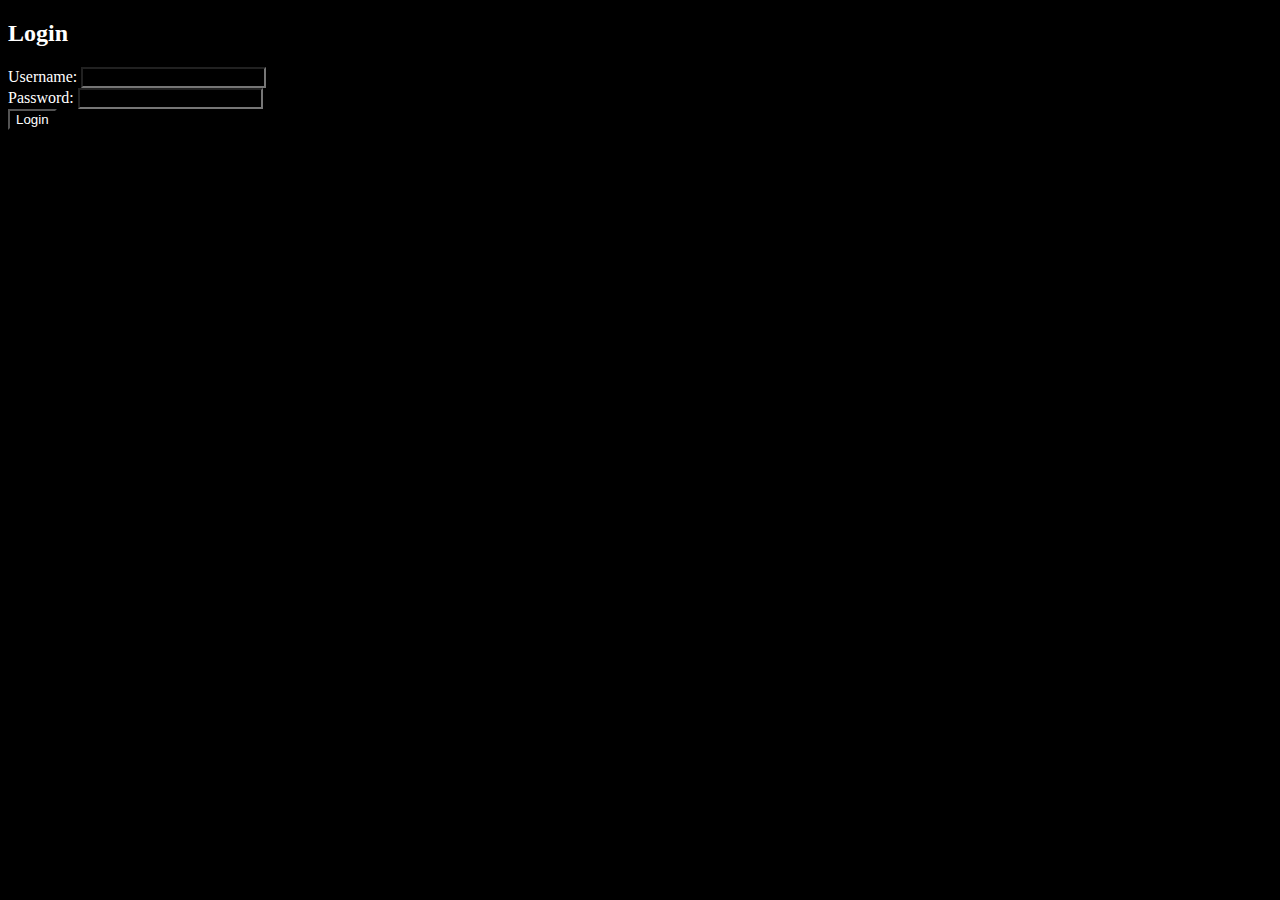
<file: public/index.html>
<!DOCTYPE html>
<html lang="en">

<head>
    <meta charset="UTF-8">
    <meta name="viewport" content="width=device-width, initial-scale=1.0">
    <title>Login</title>
    <link rel="stylesheet" href="styles.css">
</head>

<body>
    <h2>Login</h2>
    <form id="loginForm">
        <label for="username">Username:</label>
        <input type="text" id="username" name="username" required />
        <br>
        <label for="password">Password:</label>
        <input type="password" id="password" name="password" required />
        <br>
        <button type="button" id="press">Login</button>
    </form>
    <script src="app.js"></script>
</body>

</html>
</file>
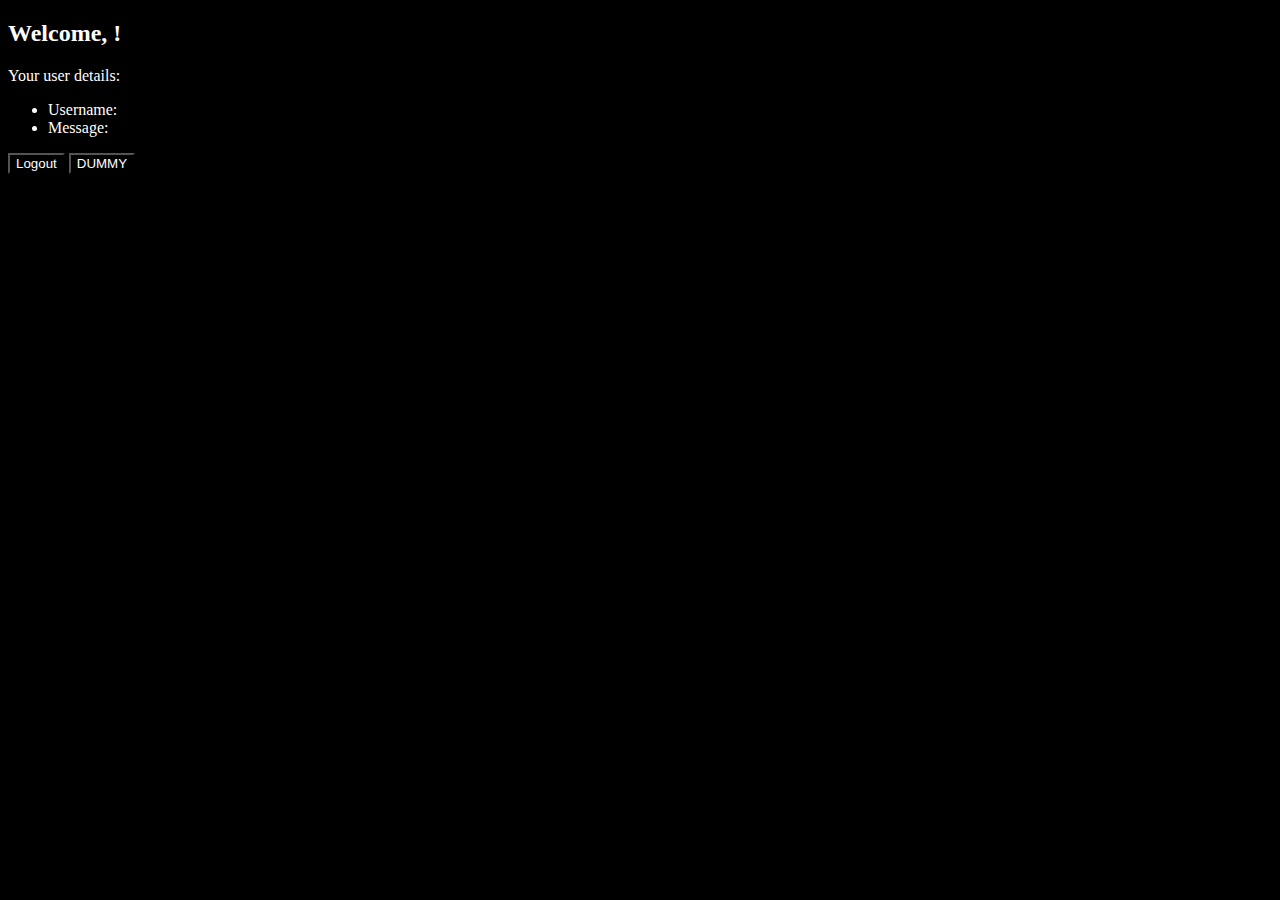
<file: public/landing.html>
<!DOCTYPE html>
<html lang="en">
<head>
    <meta charset="UTF-8">
    <meta name="viewport" content="width=device-width, initial-scale=1.0">
    <title>Landing</title>
    <link rel="stylesheet" href="styles.css">
</head>
<body>
    <h2>Welcome, <span id="username"></span>!</h2>
    <p>Your user details:</p>
    <ul>
        <li>Username: <span id="user-name"></span></li>
        <li>Message: <span id="message"></span></li>
    </ul>
    <button type="button" id="logout">Logout</button>
    <button type="button" id="dummy">DUMMY</button>
    <script src="app.js"></script>
</body>
</html>
</file>
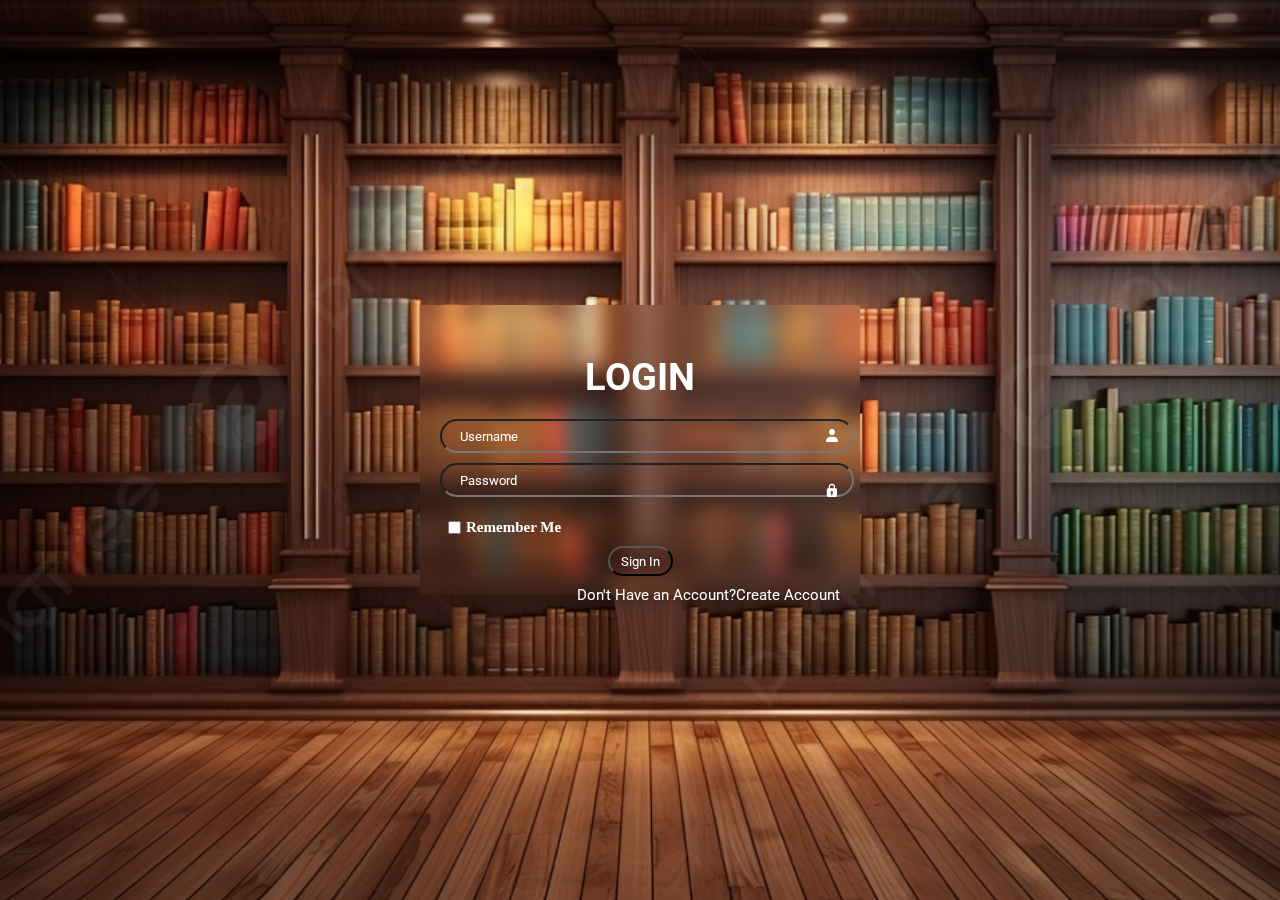
<file: public/login.html>
<!DOCTYPE html>
<html lang="en">
<head>
    <meta charset="UTF-8">
    <meta name="viewport" content="width=device-width, initial-scale=1.0">
    <title>Login</title>
    <link href='https://unpkg.com/boxicons@2.1.4/css/boxicons.min.css' rel='stylesheet'>
    <link rel="stylesheet" href="login.css">
    <script src="login.js"></script>  
    <style>
        @import url('https://fonts.googleapis.com/css2?family=Roboto:ital,wght@0,100;0,300;0,400;0,500;0,700;0,900;1,100;1,300;1,400;1,500;1,700;1,900&display=swap');
    </style>
</head>
<body>
    <div id="outer">
        <div id="Login">
            <h2>LOGIN</h2>
        </div>
        <div class="input">
            <div id="user" >
                <input type="text" id="userlogin" placeholder="Username" required >
                <i class='bx bxs-user' id="usericon"></i>
            </div>
            <div id="pass">
                <input type="password" id="userpass" placeholder="Password" required min="8">
                <i class='bx bxs-lock' id="lockicon"></i>
            </div>
        </div>

        <div id="checkbox">
            <input id="remember_me" type="checkbox" ><h4 onclick="enable()">Remember Me</h4>
        </div>

        <div id="Signin">
            <button id="login">Sign In</button>
        </div>

        <div id="New">
            <p>Don't Have an Account?</p>
            <a href="signup.html"> Create Account</a>
        </div>    
    </div>

</body>
</html>
</file>
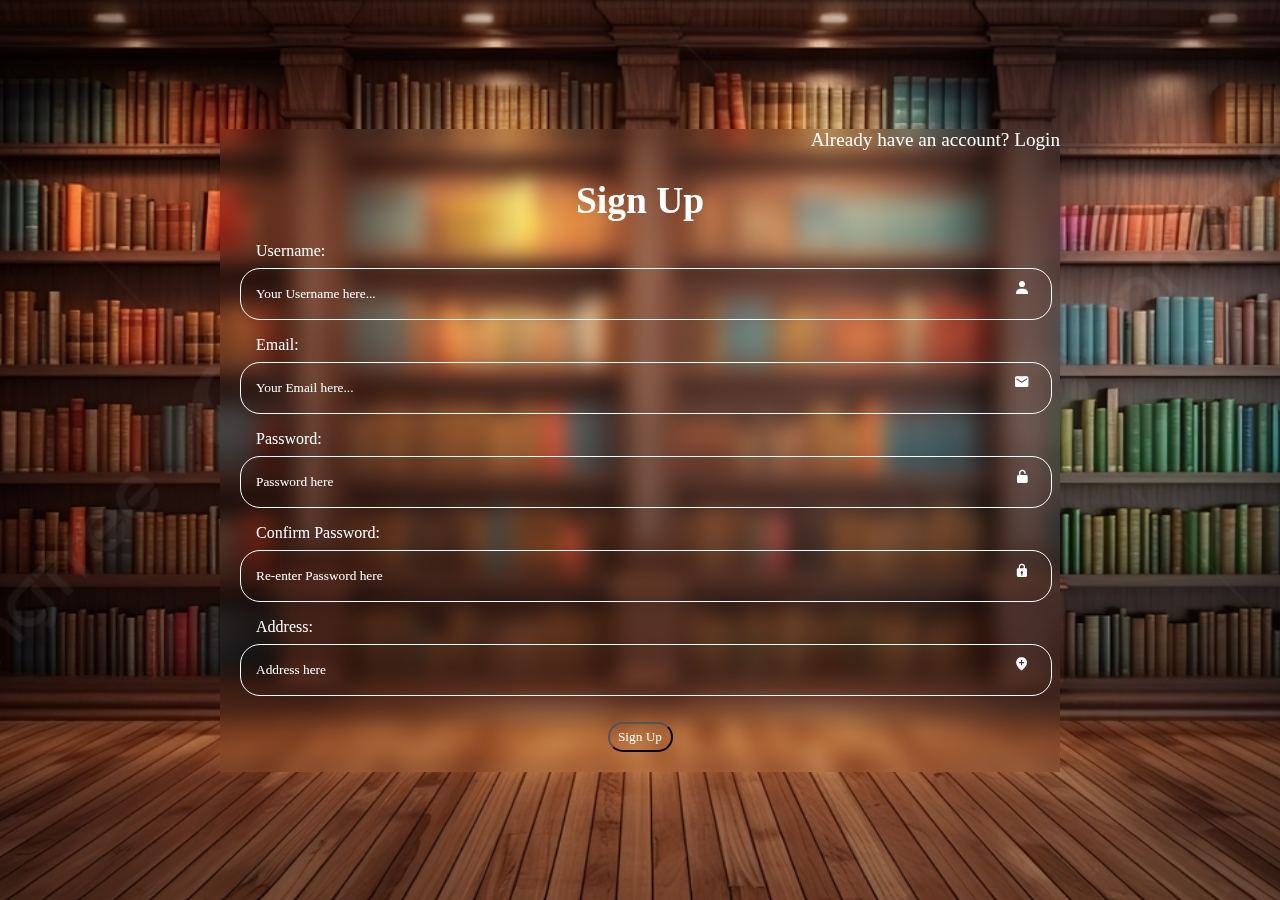
<file: public/signup.html>
<!DOCTYPE html>
<html lang="en">
<head>
    <meta charset="UTF-8">
    <meta name="viewport" content="width=device-width, initial-scale=1.0">
    <title>Sign Up</title>
    <link href='https://unpkg.com/boxicons@2.1.4/css/boxicons.min.css' rel='stylesheet'>
    <link rel="stylesheet" href="signup.css">
    <script src="signup.js"></script>  
</head>
<body>
    <div id="outer">
        <div id="Signup">
            <h2>Sign Up</h2>
        </div>
        <div class="input">
            <div class="input-field">
                <div class="label">
                    <label>Username:</label>
                </div>
                <input id="user" type="text" placeholder="Your Username here..." required>
                <i class='bx bxs-user' id="usericon"></i>
            </div>
            <div class="input-field">
                <div class="label">
                    <label>Email:</label>
                </div>
                <input id="email" type="email" placeholder="Your Email here..." required>
                <i class='bx bxs-envelope' id="emailicon"></i>
            </div>
            <div class="input-field">
                <div class="label">
                    <label>Password:</label>
                </div>
                <input id="password" type="password" placeholder="Password here" required minlength="8">
                <i class='bx bxs-lock-open-alt'></i>
            </div>
            <div class="input-field">
                <div class="label">
                    <label>Confirm Password:</label>
                </div>
                <input id="confirm" type="password" placeholder="Re-enter Password here" required minlength="8">
                <i class='bx bxs-lock' id="lockicon"></i>
            </div>
            <div class="input-field">
                <div class="label">
                    <label>Address:</label>
                </div>
                <input id="address" type="text" placeholder="Address here" required>
                <i class='bx bxs-location-plus'></i>
            </div>
        </div>

        <div id="SignUp">
            <button id="press">Sign Up</button>
        </div>

        <div id="redirect">
            <p class="account-exists">Already have an account? <a href="login.html">Login</a></p>
        </div>
    </div>
</body>
</html>
</file>
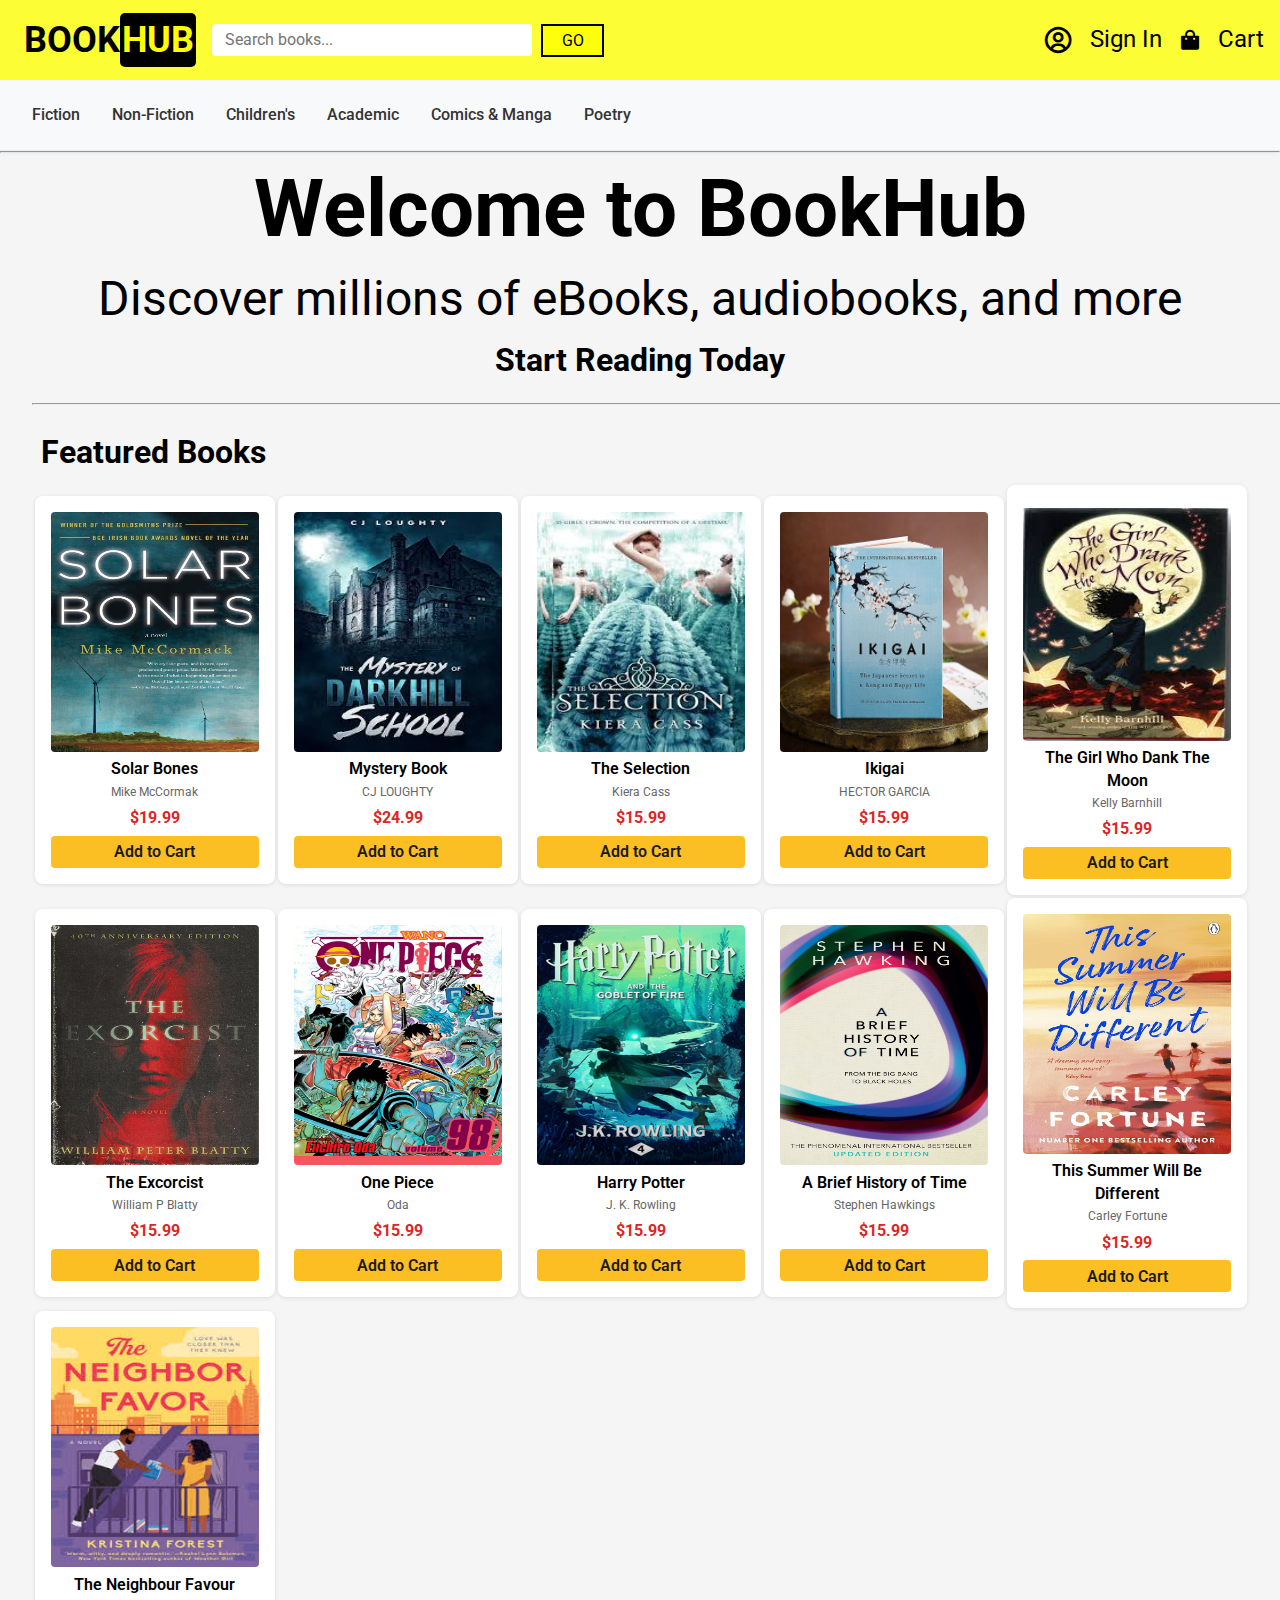
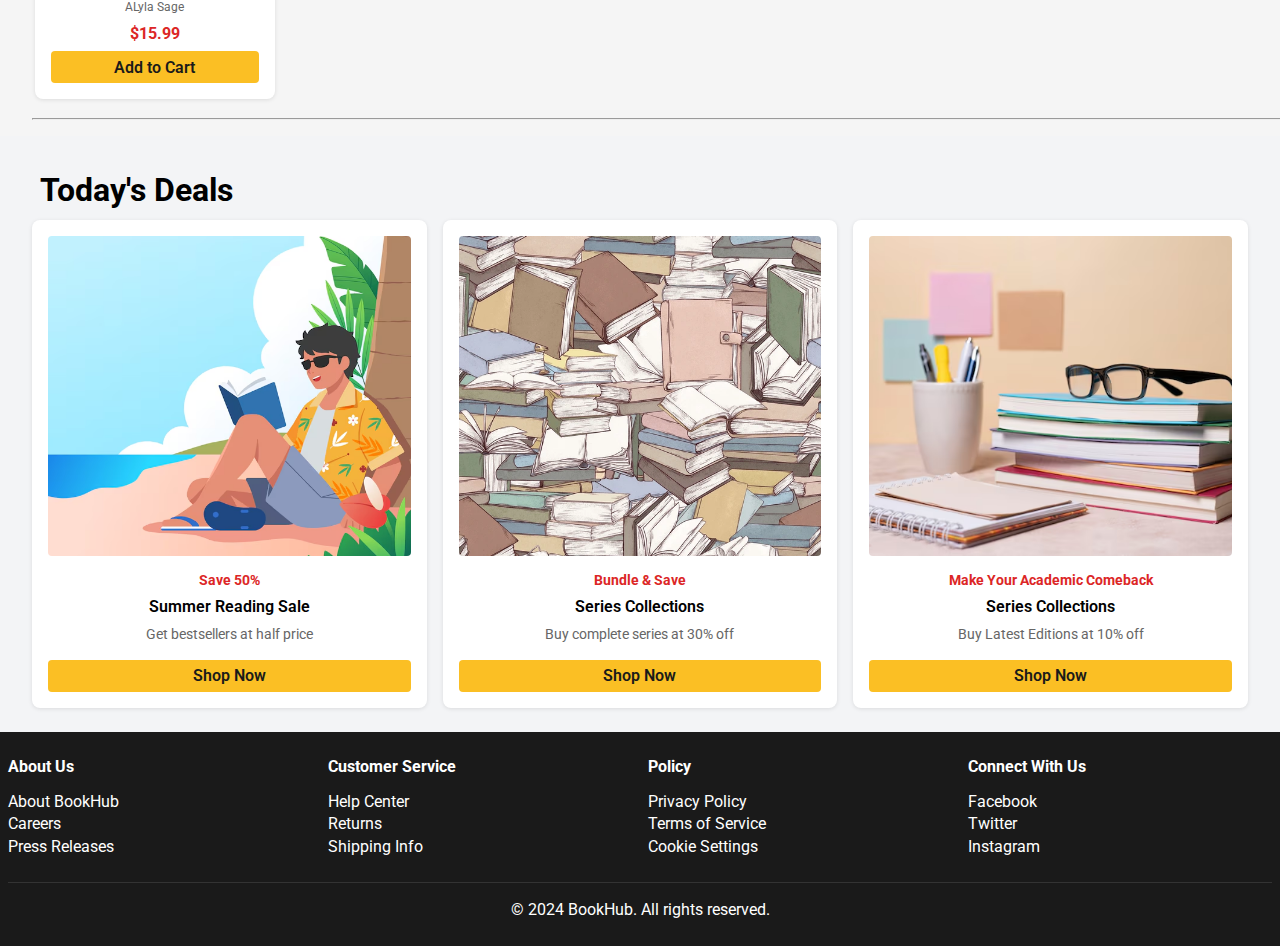
<file: public/site.html>
<!-- index.html -->
<!DOCTYPE html>
<html lang="en">

<head>
    <meta charset="UTF-8">
    <meta name="viewport" content="width=device-width, initial-scale=1.0">
    <title>BookHub - Your Online Bookstore</title>
    <link rel="stylesheet" href="site.css">
    <script src="site.js"></script>
    <style>
        @import url('https://fonts.googleapis.com/css2?family=Roboto:ital,wght@0,100;0,300;0,400;0,500;0,700;0,900;1,100;1,300;1,400;1,500;1,700;1,900&display=swap');
    </style>
    <link href='https://unpkg.com/boxicons@2.1.4/css/boxicons.min.css' rel='stylesheet'>
    
</head>
<style>
    .floating-cart {
      position: fixed;
      left: -100px;
      top: 50%;
      transform: translateY(-50%);
      opacity: 0;
      pointer-events: none;
      z-index: 1000;
      transition: left 0.5s ease-in-out;
      display: flex;
      align-items: center;
      justify-content: center;
    }

    .floating-cart i {
      font-size: 10rem; /* Increased cart size */
      color: #ffd814;
    }

    .floating-book {
      position: fixed;
      width: 50px;
      height: 70px;
      object-fit: cover;
      pointer-events: none;
      z-index: 1000;
      opacity: 0;
      transition: all 0.5s ease-in-out;
    }

    @keyframes cartSlideIn {
      0% {
        left: -100px;
        bottom: 50%;
        opacity: 1;
      }
      40% {
        left: 20%;
        bottom: 50%;
        opacity: 1;
      }
      /* 60% {
        left: 50%;
        opacity: 1;
      } */
      100% {
        left: calc(100% + 100px);
        bottom: 50%;
        opacity: 1;
      }
    }

    @keyframes bookFloat {
      0% {
        /* transform: translate(0, 0) scale(1); */
        bottom: 50%;
        left: 100%;
        opacity: 1;
      }
      40% {
        left: 60%;
        bottom : 50%;
        scale: (0.8);
        /* transform: translate(calc(40vw - 25px), -50px) scale(0.8); */
        opacity: 1;
      }
      50% {
        scale: (0.2);
        left: 50%;
        bottom: 50%;
        /* transform: translate(calc(40vw - 25px), 0) scale(0.8); */
        opacity: 0;
      }
      60% {
        left: 30%;
        bottom: 50%;
        /* transform: translate(calc(45vw - 25px), 0) scale(0.6); */
        opacity: 0;
      }
      100% {
        bottom: 50%;
        /* transform: translate(calc(100vw), 0) scale(0.6); */
        opacity: 0;
      }
    }

    .cart-bounce {
      animation: cartBounce 0.3s ease-in-out;
    }

    @keyframes cartBounce {
      0% {
        transform: translateY(-50%) scale(1);
      }
      50% {
        transform: translateY(-50%) scale(1.1);
      }
      100% {
        transform: translateY(-50%) scale(1);
      }
    }

    .add-to-cart-button {
      position: relative;
      overflow: hidden;
    }

    .add-to-cart-button:active {
      transform: scale(0.95);
    }

    /* Adding drop shadow to make cart more visible */
    .floating-cart i {
      filter: drop-shadow(2px 2px 2px rgba(0, 0, 0, 0.3));
    }
  </style>

  <script>
    document.addEventListener("DOMContentLoaded", function () {
      // Create floating cart element
      const floatingCart = document.createElement("div");
      floatingCart.className = "floating-cart";
      floatingCart.innerHTML = '<i class="bx bx-cart"></i>';
      document.body.appendChild(floatingCart);

      // Create floating book element
      const floatingBook = document.createElement("img");
      floatingBook.className = "floating-book";
      document.body.appendChild(floatingBook);

      
      // Add click handlers to all add to cart buttons
      document.querySelectorAll(".add-to-cart-button").forEach((button) => {
        button.addEventListener("click", function (e) {
          // Get the book image and position
          const bookCard = this.closest(".book-card");
          const bookImg = bookCard.querySelector(".book-image");
          const bookRect = bookImg.getBoundingClientRect();

          // Set up floating book
          floatingBook.src = bookImg.src;
          floatingBook.style.top = bookRect.top + "px";
          floatingBook.style.left = bookRect.left + "px";
          floatingBook.style.width = bookRect.width + "px";
          floatingBook.style.height = bookRect.height + "px";

          // Trigger animations
          floatingCart.style.animation = "cartSlideIn 2s ease-in-out";
          floatingBook.style.animation = "bookFloat 2s ease-in-out";

          // Add bounce effect when book drops in cart
          setTimeout(() => {
            floatingCart.classList.add("cart-bounce");
            setTimeout(() => {
              floatingCart.classList.remove("cart-bounce");
            }, 300);
          }, 1000); // Time when book drops into cart

          // Update cart count
        //   const cartCount = document.querySelector("#cart p");
        //   const currentCount = parseInt(
        //     cartCount.textContent.replace(/[()]/g, "")
        //   );
        //   cartCount.textContent = (`${currentCount + 1}`);

          // Reset animations
          setTimeout(() => {
            floatingCart.style.animation = "";
            floatingBook.style.animation = "";
          }, 2000);
        });
      });
    });
  </script>

<body>
    <nav class="navbar">
        <div class="nav-container">
            <div class="nav-left">
                <h1
            class="logo"
            style="
              display: flex;
              align-items: center;
              font-weight: bold;
              justify-content: center;
            "
          >
            <span style="font-size: 4vh">BOOK</span
            ><span
              style="
                font-size: 4vh;
                background-color: black;
                border-radius: 5px;
                padding: 2px;
                color: rgb(255, 255, 0);
              "
              >HUB</span
            >
          </h1>
                <div class="search-container">
                    <input type="text" id="findbookfield" placeholder="Search books..." class="search-input">
                </div>
                <button type="submit" id="findbooks">GO</button>
            </div>
            <div class="nav-right">
                <div id="profile-dropdown" class="dropdown">
                    <i class='bx bx-user-circle'></i>
                    <a href="login.html" id="signupchange" class="nav-link">Sign In</a>
                    <div class="dropdown-content" id="profile-options" style="display: none;">
                        <a href="#" id="logout">Logout</a>
                    </div>
                </div>
                <i class='bx bxs-shopping-bag' id="carticon"></i>
                <a href="cart.html" id="cartitemstotal" class="nav-link">Cart</a>
            </div>
            
        </div>
    </nav>
    <!-- <hr class="nomargin" id="navbardivide"> -->

    <nav class="categories-nav">
        <div class="category-link">
            <ul class="categories-list">
                <li class="category-item">
                    <a href="#" class="category-link">Fiction</a>
                    <div class="dropdown-content">
                        <a href="#">Literary Fiction</a>
                        <a href="#">Mystery & Thriller</a>
                        <a href="#">Science Fiction</a>
                        <a href="#">Romance</a>
                        <a href="#">Horror</a>
                    </div>
                </li>
                <li class="category-item">
                    <a href="#" class="category-link">Non-Fiction</a>
                    <div class="dropdown-content">
                        <a href="#">Biography</a>
                        <a href="#">History</a>
                        <a href="#">Self-Help</a>
                        <a href="#">Business</a>
                        <a href="#">Science</a>
                    </div>
                </li>
                <li class="category-item">
                    <a href="#" class="category-link">Children's</a>
                    <div class="dropdown-content">
                        <a href="#">Picture Books</a>
                        <a href="#">Middle Grade</a>
                        <a href="#">Young Adult</a>
                        <a href="#">Educational</a>
                    </div>
                </li>
                <li class="category-item">
                    <a href="#" class="category-link">Academic</a>
                    <div class="dropdown-content">
                        <a href="#">Textbooks</a>
                        <a href="#">Reference</a>
                        <a href="#">Research Papers</a>
                        <a href="#">Study Guides</a>
                    </div>
                </li>
                <li class="category-item">
                    <a href="#" class="category-link">Comics & Manga</a>
                    <div class="dropdown-content">
                        <a href="#">Graphic Novels</a>
                        <a href="#">Superhero Comics</a>
                        <a href="#">Manga</a>
                        <a href="#">Comic Series</a>
                    </div>
                </li>
                <li class="category-item">
                    <a href="#" class="category-link">Poetry</a>
                    <div class="dropdown-content">
                        <a href="#">Classical Poetry</a>
                        <a href="#">Modern Poetry</a>
                        <a href="#">Anthologies</a>
                        <a href="#">International Poetry</a>
                    </div>
                </li>
            </ul>
        </div>
    </nav>

    <hr class="nomargin">

    <!-- Hero Section -->
    <div class="hero">
        <div class="container">
            <h2 class="hero-title">Welcome to BookHub</h2>
            <p class="hero-subtitle">Discover millions of eBooks, audiobooks, and more</p>
            <h5 class="cta-button">Start Reading Today</h5>
        </div>
    </div>

    <!-- Categories -->

    <hr class="divider-line">

    <!-- Featured Books -->
    <div class="container-section">
        <h3 class="section-title">Featured Books</h3>

        <div class="books-grid">
            <div class="book-card">
                <img src="images/book1.jpg" alt="Book 1" class="book-image">
                <h4 class="book-title">Solar Bones</h4>
                <p class="book-author">Mike McCormak</p>
                <p class="book-price">$19.99</p>
                <button onclick="addToCart('B1')" class="add-to-cart-button">
                    Add to Cart
                </button>
            </div>
            <div class="book-card">
                <img src="images/book2.jpeg" alt="Book 2" class="book-image">
                <h4 class="book-title">Mystery Book</h4>
                <p class="book-author">CJ LOUGHTY</p>
                <p class="book-price">$24.99</p>
                <button onclick="addToCart('B2')" class="add-to-cart-button">
                    Add to Cart
                </button>
            </div>
            <div class="book-card">
                <img src="images/book3.jpeg" alt="Book 3" class="book-image">
                <h4 class="book-title">The Selection</h4>
                <p class="book-author">Kiera Cass</p>
                <p class="book-price">$15.99</p>
                <button onclick="addToCart('B3')" class="add-to-cart-button">
                    Add to Cart
                </button>
            </div>
            <div class="book-card">
                <img src="images/ikigai.jpg" alt="Book 4" class="book-image">
                <h4 class="book-title">Ikigai</h4>
                <p class="book-author">HECTOR GARCIA</p>
                <p class="book-price">$15.99</p>
                <button onclick="addToCart('B4')" class="add-to-cart-button">
                    Add to Cart
                </button>
            </div>
            <div class="book-card">
                <img src="images/book5.jpeg" alt="Book 5" class="book-image">
                <h4 class="book-title">The Girl Who Dank The Moon</h4>
                <p class="book-author">Kelly Barnhill</p>
                <p class="book-price">$15.99</p>
                <button onclick="addToCart('B5')" class="add-to-cart-button">
                    Add to Cart
                </button>
            </div>
            <div class="book-card">
                <img src="images/excorcist.webp" alt="Book 6" class="book-image">
                <h4 class="book-title">The Excorcist </h4>
                <p class="book-author">William P Blatty</p>
                <p class="book-price">$15.99</p>
                <button onclick="addToCart('B6')" class="add-to-cart-button">
                    Add to Cart
                </button>
            </div>
            <div class="book-card">
                <img src="images/onepiece.jpg" alt="Book 7" class="book-image">
                <h4 class="book-title">One Piece</h4>
                <p class="book-author">Oda</p>
                <p class="book-price">$15.99</p>
                <button onclick="addToCart('B7')" class="add-to-cart-button">
                    Add to Cart
                </button>
            </div>
            <div class="book-card">
                <img src="images/harry.jpg" alt="Book 8" class="book-image">
                <h4 class="book-title">Harry Potter</h4>
                <p class="book-author">J. K. Rowling</p>
                <p class="book-price">$15.99</p>
                <button onclick="addToCart('B8')" class="add-to-cart-button">
                    Add to Cart
                </button>
            </div>
            <div class="book-card">
                <img src="images/book9.jpg" alt="Book 9" class="book-image">
                <h4 class="book-title">A Brief History of Time</h4>
                <p class="book-author">Stephen Hawkings</p>
                <p class="book-price">$15.99</p>
                <button onclick="addToCart('B9')" class="add-to-cart-button">
                    Add to Cart
                </button>
            </div>
            <div class="book-card">
                <img src="images/book10.jpg" alt="Book 10" class="book-image">
                <h4 class="book-title">This Summer Will Be Different</h4>
                <p class="book-author">Carley Fortune</p>
                <p class="book-price">$15.99</p>
                <button onclick="addToCart('B10')" class="add-to-cart-button">
                    Add to Cart
                </button>
            </div>
            <div class="book-card">
                <img src="images/book11.jpeg" alt="Book 11" class="book-image">
                <h4 class="book-title">The Neighbour Favour</h4>
                <p class="book-author">ALyla Sage</p>
                <p class="book-price">$15.99</p>
                <button onclick="addToCart('B11')" class="add-to-cart-button">
                    Add to Cart
                </button>
            </div>
        </div>
    </div>


    <hr class="divider-line">

    <!-- Deals Section -->
    <!-- Deals Section -->
    <div class="deals-section">
        <div class="container">
            <h3 class="section-title">Today's Deals</h3>
            <div class="deals-grid">
                <div class="deal-card">
                    <img src="images/summer.avif" alt="Summer Book" class="deal-image">
                    <div class="deal-content">
                        <span class="deal-badge">Save 50%</span>
                        <h4 class="deal-title">Summer Reading Sale</h4>
                        <p class="deal-description">Get bestsellers at half price</p>
                        <button class="shop-now-button">Shop Now</button>
                    </div>
                </div>
                <div class="deal-card">
                    <img src="images/book-bundle.webp" alt="Series Collection" class="deal-image">
                    <div class="deal-content">
                        <span class="deal-badge">Bundle & Save</span>
                        <h4 class="deal-title">Series Collections</h4>
                        <p class="deal-description">Buy complete series at 30% off</p>
                        <button class="shop-now-button">Shop Now</button>
                    </div>
                </div>
                <div class="deal-card">
                    <img src="images/study-books.avif" alt="Series Collection" class="deal-image">
                    <div class="deal-content">
                        <span class="deal-badge">Make Your Academic Comeback</span>
                        <h4 class="deal-title">Series Collections</h4>
                        <p class="deal-description">Buy Latest Editions at 10% off</p>
                        <button class="shop-now-button">Shop Now</button>
                    </div>
                </div>
            </div>
        </div>
    </div>


    <!-- Footer -->
    <footer class="footer">
        <div class="container">
            <div class="footer-grid">
                <div class="footer-column">
                    <h5 class="footer-title">About Us</h5>
                    <ul class="footer-links">
                        <li><a href="#">About BookHub</a></li>
                        <li><a href="#">Careers</a></li>
                        <li><a href="#">Press Releases</a></li>
                    </ul>
                </div>
                <div class="footer-column">
                    <h5 class="footer-title">Customer Service</h5>
                    <ul class="footer-links">
                        <li><a href="#">Help Center</a></li>
                        <li><a href="#">Returns</a></li>
                        <li><a href="#">Shipping Info</a></li>
                    </ul>
                </div>
                <div class="footer-column">
                    <h5 class="footer-title">Policy</h5>
                    <ul class="footer-links">
                        <li><a href="#">Privacy Policy</a></li>
                        <li><a href="#">Terms of Service</a></li>
                        <li><a href="#">Cookie Settings</a></li>
                    </ul>
                </div>
                <div class="footer-column">
                    <h5 class="footer-title">Connect With Us</h5>
                    <ul class="footer-links">
                        <li><a href="#">Facebook</a></li>
                        <li><a href="#">Twitter</a></li>
                        <li><a href="#">Instagram</a></li>
                    </ul>
                </div>
            </div>
            <div class="footer-bottom">
                <p>&copy; 2024 BookHub. All rights reserved.</p>
            </div>
        </div>
    </footer>
</body>

</html>
</file>
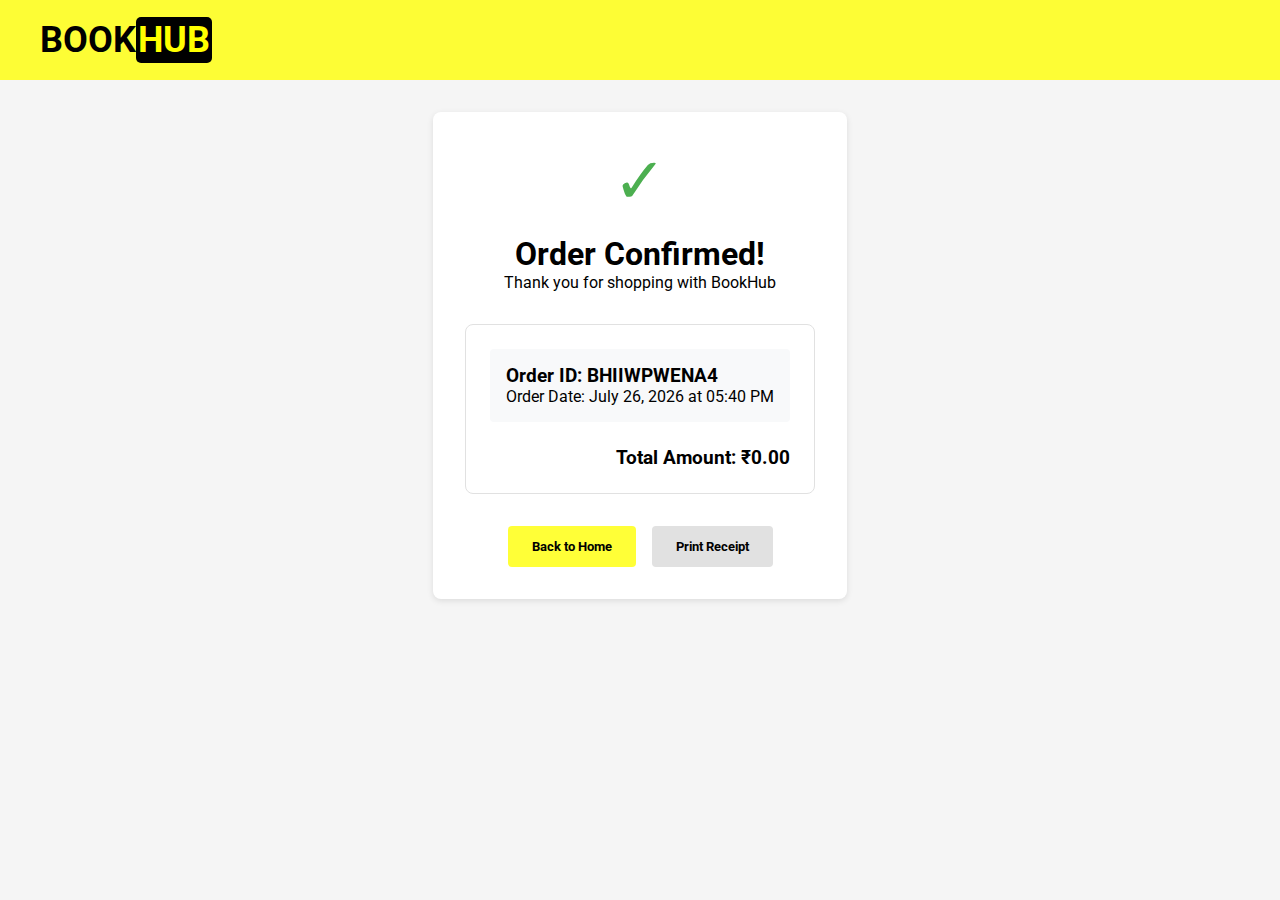
<file: public/transaction.html>
<!DOCTYPE html>
<html lang="en">

<head>
    <meta charset="UTF-8">
    <meta name="viewport" content="width=device-width, initial-scale=1.0">
    <title>Order Confirmation - BookHub</title>
    <link rel="stylesheet" href="transaction.css">
    <script type="module" src="transaction.js" defer></script>
    <link rel="preconnect" href="https://fonts.googleapis.com">
    <link rel="preconnect" href="https://fonts.gstatic.com" crossorigin>
    <link href="https://fonts.googleapis.com/css2?family=Sour+Gummy:ital,wght@0,100..900;1,100..900&display=swap"
        rel="stylesheet">
    <style>
        @import url('https://fonts.googleapis.com/css2?family=Roboto:ital,wght@0,100;0,300;0,400;0,500;0,700;0,900;1,100;1,300;1,400;1,500;1,700;1,900&display=swap');
    </style>
</head>

<body>
    <nav class="navbar">
        <div class="nav-container">
            <h1 class="logo" style="
              display: flex;
              align-items: center;
              font-weight: bold;
              justify-content: center;
            ">
                <span style="font-size: 4vh">BOOK</span><span style="
                font-size: 4vh;
                background-color: black;
                border-radius: 5px;
                padding: 2px;
                color: rgb(255, 255, 0);
              ">HUB</span>
            </h1>
        </div>
    </nav>

    <div class="confirmation-container">
        <div class="success-header">
            <div class="success-icon">✓</div>
            <h1>Order Confirmed!</h1>
            <p>Thank you for shopping with BookHub</p>
        </div>

        <div class="order-details">
            <div class="order-id">
                <h3>Order ID: <span id="orderId"></span></h3>
                <p>Order Date: <span id="orderDate"></span></p>
            </div>

            <div class="items-list" id="itemsList">
                <!-- Items will be populated by JavaScript -->
            </div>

            <div class="total">
                Total Amount: <span id="totalAmount">₹0.00</span>
            </div>
        </div>

        <div class="buttons">
            <button class="button home-button" id="homie" onclick="window.location.href='site.html'">Back to
                Home</button>
            <button class="button print-button" onclick="window.print()">Print Receipt</button>
        </div>
    </div>

</body>

</html>
</file>
<file: public/styles.css>
*{
    background-color: black;
    color: white;
}
</file>
<file: public/login.css>
* {
    margin: 0;
    padding: 0;
    color: white;
    font-family: 'Roboto';
}

body {
    background-image: url(nava.jpg);
    display: flex;
    align-items: center;
    justify-content: center;
    min-height: 100vh;
    background-size: cover;
    background-position: center;
}

#outer {
    padding: 50px 20px 10px 20px;
    position: relative;
    width: 400px;
    height: 230px;
    backdrop-filter: blur(10px);
}

#outer #Login {
    display: flex;
    justify-content: center;
    font-size: 25px;
    margin-bottom: 20px;
}

.input {
    position: relative;
    width: 100%;
    height: 10vh;
}

.input input {
    padding: 5px;
    border-radius: 20px;
    width: 100%;
    height: 20px;
    margin-bottom: 10px;
    background: transparent;
    text-indent: 10px;
}

.input input::placeholder {
    color: white;
    padding: 3px;
}

.input i {
    position: absolute;
    right: 0px;
}

#usericon {
    top: 10%;
}

#lockicon {
    top: 70%;
}

#checkbox {
    margin: 10px 0px 0px 8px;
    display: flex;
    font-size: 15px;
}

#checkbox h4 {
    font-family: 'Times New Roman', Times, serif;
    margin-left: 5px;
}

#checkbox:hover {
    cursor: pointer;
}

#Signin {
    display: flex;
    justify-content: center;
}

#Signin button {
    width: 65px;
    height: 30px;
    padding: 5px;
    margin-top: 10px;
    margin-bottom: 10px;
    border-radius: 15px;
    box-shadow: none;
    background: transparent;
}

#New {
    margin-right: 20px;
    display: flex;
    font-size: 15px;
    position: absolute;
    right: 0px;
}

a {
    text-decoration: none;
}

a:hover {
    cursor: pointer;
}

/* Responsive Styles */
@media (max-width: 600px) {
    #outer {
        width: 90%;
        padding: 30px 10px;
        height: auto;
    }

    #outer #Login {
        font-size: 20px;
    }

    .input {
        height: auto;
    }

    .input input {
        height: 50px;  /* Increased height for better accessibility */
        padding: 10px;  /* Increased padding for larger input area */
        font-size: 16px; /* Larger font for readability */
    }

    #Signin button {
        width: 100%;
        height: 45px;
        font-size: 16px;
    }
}
</file>
<file: public/signup.css>
* {
    margin: 0;
    padding: 0;
    color: white;
    font-family: 'Times New Roman', Times, serif;
}

body {
    background-image: url(nava.jpg);
    position: relative;
    display: flex;
    align-items: center;
    justify-content: center;
    min-height: 100vh;
    background-size: cover;
    background-position: center;
}

#outer {
    padding: 50px 20px 10px 20px;
    /* position: relative; */
    height: max-content;
    width: 50rem;
    backdrop-filter: blur(10px);
}

#outer #Signup {
    display: flex;
    justify-content: center;
    font-size: 25px;
    margin-bottom: 20px;
}

.input {
    width: 100%;
}

.input-field {
    position: relative;
    margin-bottom: 1rem; /* Add margin to separate fields */
}

.input-field .label {
    margin: 0.5rem 1rem;
}

.input input {
    padding: 5px;
    border-radius: 20px;
    width: 100%;
    height: 40px;
    background: transparent;
    color: white;
    border: 1px solid white;
    text-indent: 10px;
    outline: none; /* Removes the default outline */
}

.input input:focus {
    background: transparent; /* Keeps background transparent on focus */
    border-color: #00aaff; /* Adds a custom border color on focus */
    outline: none; /* Ensures no default browser outline */
}


.input input::placeholder {
    color: white;
}

.input i {
    position: absolute;
    right: 10px; /* Adjust right position */
    top: 60%; /* Center vertically */
    transform: translateY(-50%);
}

#checkbox {
    margin: 10px 0px 0px 8px;
    display: flex;
    font-size: 15px;
}

#checkbox h4 {
    font-family: 'Times New Roman', Times, serif;
    margin-left: 5px;
}

#checkbox:hover {
    cursor: pointer;
}

#SignUp {
    display: flex;
    justify-content: center;
}

#SignUp button {
    width: 65px;
    height: 30px;
    padding: 5px;
    margin-top: 10px;
    margin-bottom: 10px;
    border-radius: 15px;
    box-shadow: none;
    background: transparent;
}

#New {
    margin-right: 20px;
    display: flex;
    font-size: 15px;
    position: absolute;
    right: 0px;
}

a {
    text-decoration: none;
}

a:hover {
    cursor: pointer;
}

#redirect{
    position: absolute;
    top: 0;
    right: 0;
}
#redirect p{
    font-size: 1.2rem;
}

#emailicon {
    position: absolute;
    right: 10px;
    top: 60%;
    transform: translateY(-50%);
}

.input-field #email:not(:placeholder-shown) + .input-field #email{
    padding: 5px;
    border-radius: 20px;
    width: 100%;
    height: 40px; /* Increased height for better accessibility */
    background: transparent;
    text-indent: 10px;  
}


/* Responsive Styles */
@media (max-width: 600px) {
    #outer {
        width: 90%;
        padding: 30px 10px;
        height: auto;
    }

    #outer #Login {
        font-size: 20px;
    }

    .input {
        height: auto;
    }

    .input input {
        height: 50px;  /* Increased height for better accessibility */
        padding: 10px;  /* Increased padding for larger input area */
        font-size: 16px; /* Larger font for readability */
    }

    #SignUp button {
        width: 100%;
        height: 45px;
        font-size: 16px;
    }
}
</file>
<file: public/site.css>
* {
    margin: 0;
    padding: 0;
    box-sizing: border-box;
    font-family: 'Roboto', Times, serif;
    font-size: 1rem;
}

body {
    background: url();
    font-family: Arial, sans-serif;
    background-color: #f5f5f5;
    line-height: 1.4; /* Reduced line height */
    font-size: 14px; /* Set a smaller base font size */
    width:100%;
}

.container {
    max-width: 100%; /* Reduced max width */
    margin: 0 auto;
    padding: 0 0.5rem; /* Reduced padding */
}

/* Navigation */
.navbar {
    position: relative;
    top: 0px;
    display: flex;
    height: 5rem; /* Use 'auto' to accommodate content size */
    background-color: rgba(255, 255, 0, 0.786);
    color: black;
    padding: 0.5rem; /* Reduced padding */
    border: 1px 1px 0px 1px solid #000000;
}

.nav-left{
    display: flex;
    justify-content: center;
    align-items: center;;
}

.nav-left h1{
    font-size: 3rem;
    margin: 1rem;
}

.nav-left .search-container{
    width: 20rem;
    height: 2rem;
}


#profile-dropdown{
    position: relative;
    display: flex;
    justify-content: center;
    align-items: center;
}

/* .profile {
    position: relative;
    display: inline-block;
    cursor: pointer;
} */

.profile-dropdown {
    display: none;
    position: absolute;
    background-color: #f1f1f1;
    min-width: 160px;
    box-shadow: 0px 8px 16px 0px rgba(0,0,0,0.2);
    z-index: 1;
    right: 0;
}
#profile-dropdown i{
    margin: 0px;
    font-size: 2rem;
}
#carticon {
    font-size: 1.5rem;
    margin: 0%;
}
.profile-dropdown a {
    color: black;
    padding: 12px 16px;
    text-decoration: none;
    display: block;
}

.profile-dropdown a:hover {
    background-color: #ddd;
}

.profile:hover .profile-dropdown {
    position: absolute;
    top: 6vh;
    left: 1.5vh;
    display: block;
}

.logout-button {
    background-color: #f44336;
    color: white;
    padding: 12px 16px;
    border: none;
    cursor: pointer;
    width: 100%;
    text-align: left;
}

.logout-button:hover {
    background-color: #d32f2f;
}

.search-input {
    width: 100%;
    padding: 0.4rem 0.8rem; /* Reduced padding */
    border-radius: 4px;
    border: none;
}


#findbooks{
    padding: 5px;
    border : 2px solid black;
    margin-left: 1vh;
    background-color: rgba(255, 255, 0, 0.786);
    width : 7vh;
}

#findbooks:hover{
    cursor: pointer;
    background-color: #FFD814; /* Darker green */
    transform: scale(1.05);
}

.nav-container {
    display: flex;
    justify-content: space-between;
    align-items: center;
}

.nav-right{
    display: flex;
    align-items:center ;
    position: absolute;
    right: 0px;
    
}





#profile{
    font-size: 1.5rem;
    padding: 0.5rem; 
}

#profile_div i{
    font-size: 1.5rem;
}


#cart{
    font-size: 2.5rem;
    display: flex;
    align-items: center;
    margin:2rem;
    padding: 0%;
}

#cart i{
    font-size: 1.5rem;
    margin: 0%;
}
#cart a{
    margin  : 0rem;
}
#cart p{
    font-size: 1.5rem;
    margin: 0%;
}
#cart:hover .nav-link{
    color:#666;
    cursor: pointer;
}

#cart:hover{
    color:#666;
    cursor: pointer;
}


.nav-link{
    font-size: 1.5rem;
    margin: 1rem;
}

.hero{
    display: flex;
    align-items: center;
    justify-content: center;
}

.hero .container {
    display: flex;
    flex-direction: column; /* Ensures items stack vertically */
    justify-content: center;
    align-items: center;
}

.hero .container .hero-title{
    font-size: 5rem;
    text-align: center;
}

.hero .container .hero-subtitle{
    font-size: 3rem;;
}
.hero .container h5 {
    font-size: 2rem;
    color: black;
    padding: 5px;
    text-align: center;
    width: 100%; /* Ensures the h5 takes the full container width */
}



.divider-line{
    margin: 1rem 2rem 1rem 2rem;
    width: 100%;
    height: 1px;
    color: rgb(0, 0, 0);
}

#navbardivide{
    margin: 0;
    width: 100%;
    height: 1px;
    color:#85d121
}



.logo {
    font-size: 1.2rem; /* Reduced font size */
    font-weight: bold;
}

.logo:hover{
    cursor: pointer;
}

.nav-link {
    color: black;
    text-decoration: none;
    transition: color 0.2s ease;
}

.nav-link:hover {
    color: #cccccc;
}

/* Featured Books */

.container-section{
    margin-left: 2rem;
    padding: 1px;
}

.container-section h3, .deals-section .container h3{
    font-size:  2rem;
    margin: 0.5rem;
}

/* Deals Grid */
.deals-grid {
    width: 100%;
    display: flex;
    flex-wrap: wrap;
    justify-content: center;
    align-items: center;
}
.books-grid {
    width: 100%;
    display: flex;
    flex-wrap: wrap;
    justify-content: left;
    align-items: center;
}

.book-card{

    background: white;
    padding: 0.8rem; /* Reduced padding */
    /* border-radius: 0.5rem;*/
    width: 15rem;  
    box-shadow: 0 1px 2px rgba(0, 0, 0, 0.1); /* Reduced shadow */
    text-align: center;
}

.deal-card{
    background: white;
    padding: 0.8rem; /* Reduced padding */
    /* border-radius: 0.5rem;
    width: 15rem;  */
    box-shadow: 0 1px 2px rgba(0, 0, 0, 0.1); /* Reduced shadow */
    text-align: center;
}

.book-card{
    background: white;
    padding: 1rem;
    margin: 0.1rem;
    border-radius: 0.5rem;
    box-shadow: 0 1px 4px rgba(0, 0, 0, 0.1);
    text-align: center;
    position: relative;
}


.books-grid img{
    background-position: center;
}

.book-image,
.deal-image {
    background-size: cover;
    width: 100%;
    border-radius: 0.25rem;
}

.book-image {
    margin: none;
    width: 13rem;
    height: 15rem; /* Reduced height */
    object-fit:fill;
}

.deal-image {
    width: 6rem; /* Reduced width */
    height: 8rem; /* Reduced height */
}

.book-title,
.deal-title {
    font-weight: 600;
    margin-bottom: 0.2rem; /* Reduced margin */
}

.book-author {
    color: #666;
    font-size: 0.75rem; /* Reduced font size */
    margin-bottom: 0.4rem; /* Reduced margin */
}

.book-price {
    color: #dc2626;
    font-weight: bold;
    font-size: 1rem; /* Reduced font size */
    margin-bottom: 0.4rem; /* Reduced margin */
}

.add-to-cart-button,
.shop-now-button {
    width: 100%;
    background-color: #fbbf24;
    color: #1a1a1a;
    padding: 0.4rem; /* Reduced padding */
    border: none;
    border-radius: 0.25rem;
    font-weight: 600;
    cursor: pointer;
}

.add-to-cart-button:hover,
.shop-now-button:hover {
    background-color: #f59e0b;
}

/* Deals Section */
.deals-section {
    background-color: #f3f4f6;
    padding: 1.5rem;
}

.deals-grid {
    display: grid;
    gap: 1rem;
    grid-template-columns: repeat(auto-fit, minmax(200px, 1fr));
}

.deal-card {
    background: white;
    padding: 1rem;
    border-radius: 0.5rem;
    box-shadow: 0 1px 4px rgba(0, 0, 0, 0.1);
    text-align: center;
    position: relative;
}

.deal-image {
    width: 100%;
    height: 20rem;
    border-radius: 0.25rem;
    object-fit: cover;
    margin-bottom: 0.5rem;
}

.deal-content {
    display: flex;
    flex-direction: column;
    align-items: center;
}

.deal-badge {
    font-size: 0.85rem;
    font-weight: bold;
    color: #dc2626;
    margin-bottom: 0.4rem;
}

.deal-title {
    font-weight: 600;
    margin-bottom: 0.4rem;
}

.deal-description {
    font-size: 0.85rem;
    color: #666;
    margin-bottom: 1rem;
}

.shop-now-button {
    width: 100%;
    background-color: #fbbf24;
    color: #1a1a1a;
    padding: 0.4rem;
    border: none;
    border-radius: 0.25rem;
    font-weight: 600;
    cursor: pointer;
}

.shop-now-button:hover {
    background-color: #f59e0b;
}

/* Footer */
.footer {
    background-color: #1a1a1a;
    color: white;
    padding: 1.5rem 0; /* Reduced padding */
}

.footer-grid {
    display: grid;
    grid-template-columns: repeat(auto-fit, minmax(150px, 1fr)); /* Reduced min size */
    gap: 1rem; /* Reduced gap */
}

.footer-title {
    font-weight: bold;
    margin-bottom: 0.8rem; /* Reduced margin */
}

.footer-links {
    list-style: none;
}

.footer-links a {
    color: white;
    text-decoration: none;
    transition: color 0.2s ease;
}

.footer-links a:hover {
    color: #cccccc;
}

.footer-bottom {
    margin-top: 1.5rem; /* Reduced margin */
    padding-top: 1rem; /* Reduced padding */
    border-top: 1px solid #333;
    text-align: center;
}

/* Categories Navigation */
.categories-nav {
    position: relative;
    display:grid;
    background-color: #f8f9fa;
    border-bottom: 1px solid #e9ecef;
    box-shadow: 0 2px 4px rgba(0, 0, 0, 0.05);
}

.categories-list {
    list-style: none;
    display: flex;
    margin: 0;
    padding: 0;
    overflow-x: auto;
}


.category-link {
    position: relative;
    display: block;
    padding: 0.75rem 1rem; /* Reduced padding */
    color: #333;
    text-decoration: none;
    font-weight: 500;
    transition: color 0.2s ease;
}

.category-link:hover {
    color: #007bff;
}

/* Dropdown */
.dropdown-content {
    display: none;
    position: absolute;
    top: 100%;
    left: 0;
    background-color: white;
    min-width: 150px; /* Reduced min width */
    box-shadow: 0 2px 4px rgba(0, 0, 0, 0.1); /* Reduced shadow */
    border-radius: 4px;
    padding: 0.5rem 0; /* Reduced padding */
}

.dropdown-content a {
    padding: 0.4rem 0.8rem; /* Reduced padding */
    color: #333;
    text-decoration: none;
    transition: background-color 0.2s ease;
}

.dropdown-content a:hover {
    background-color: #f8f9fa;
    color: #007bff;
}

.category-item:hover .dropdown-content {
    display: block;
}

/* Dropdown */
.dropdown-content {
    display: none;
    position: absolute;
    top: 100%;
    left: 0;
    background-color: white;
    min-width: 150px;
    box-shadow: 0 2px 4px rgba(0, 0, 0, 0.1);
    border-radius: 4px;
    padding: 0.5rem 0;
    z-index: 1000;
}

.dropdown-content a {
    display: block; /* Add this to make links stack vertically */
    padding: 0.4rem 0.8rem;
    color: #333;
    text-decoration: none;
    transition: background-color 0.2s ease;
}

.dropdown-content a:hover {
    background-color: #f8f9fa;
    color: #007bff;
}

/* Change this to target category-item instead of category-link */
.category-item:hover .dropdown-content {
    display: block;
}
/* Responsive Design */
@media (max-width: 768px) {
    .dropdown-content {
        position: fixed;
        top: auto;
        left: 0;
        right: 0;
        width: 100%;
        max-height: 60vh;
        overflow-y: auto;
    }
}
</file>
<file: public/transaction.css>
* {
    margin: 0;
    padding: 0;
    box-sizing: border-box;
    font-family: 'Roboto';
}

body {
    background-color: #f5f5f5;
    min-height: 100vh;
    display: flex;
    flex-direction: column;
}

.navbar {
    display: flex;
    height: 5rem;
    background-color: rgba(255, 255, 0, 0.786);
    color: black;
    padding: 0.5rem;
}

.nav-container {
    display: flex;
    justify-content: space-between;
    align-items: center;
    width: 100%;
    padding: 0 2rem;
}

.logo {
    font-size: 3rem;
}

.confirmation-container {
    max-width: 800px;
    margin: 2rem auto;
    padding: 2rem;
    background-color: white;
    border-radius: 8px;
    box-shadow: 0 2px 6px rgba(0, 0, 0, 0.1);
}

.success-header {
    text-align: center;
    margin-bottom: 2rem;
}

.success-icon {
    color: #4CAF50;
    font-size: 4rem;
    margin-bottom: 1rem;
}

.order-details {
    border: 1px solid #e1e1e1;
    border-radius: 8px;
    padding: 1.5rem;
    margin-bottom: 2rem;
}

.order-id {
    background-color: #f8f9fa;
    padding: 1rem;
    border-radius: 4px;
    margin-bottom: 1rem;
}

.items-list {
    margin: 1.5rem 0;
}

.item {
    display: flex;
    justify-content: space-between;
    padding: 0.5rem 0;
    border-bottom: 1px solid #eee;
}

.total {
    font-size: 1.2rem;
    font-weight: bold;
    text-align: right;
    margin-top: 1rem;
}

.buttons {
    display: flex;
    gap: 1rem;
    justify-content: center;
    margin-top: 2rem;
}

.button {
    padding: 0.8rem 1.5rem;
    border: none;
    border-radius: 4px;
    cursor: pointer;
    font-weight: bold;
    transition: transform 0.2s ease;
}

.button:hover {
    transform: scale(1.05);
}

.home-button {
    background-color: rgba(255, 255, 0, 0.786);
    color: black;
}

.print-button {
    background-color: #e1e1e1;
    color: black;
}
</file>
